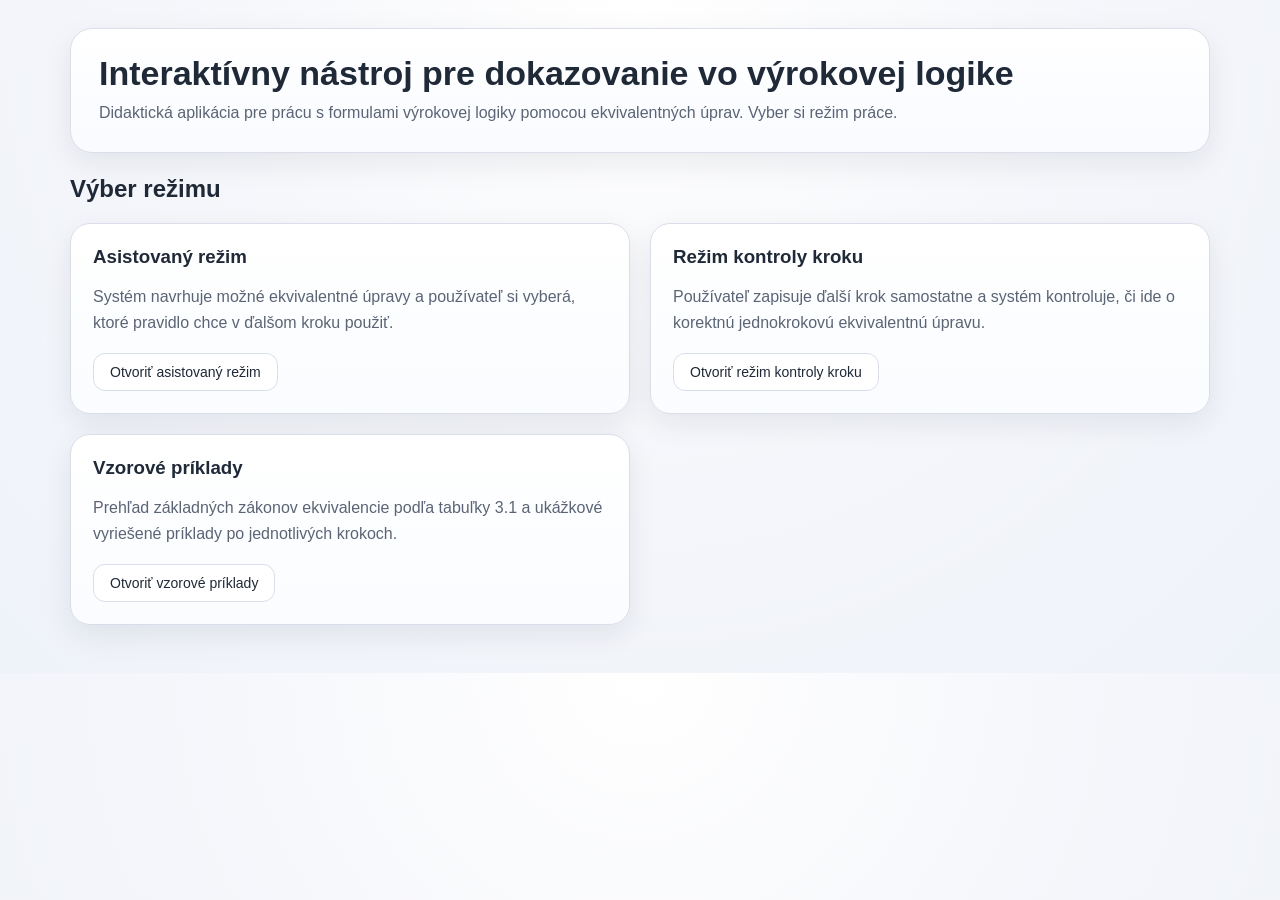
<file: frontend/index.html>
<!DOCTYPE html>
<html lang="sk">
<head>
    <meta charset="UTF-8"/>
    <meta name="viewport" content="width=device-width, initial-scale=1.0"/>
    <title>Interaktívny nástroj pre dokazovanie vo výrokovej logike</title>
    <link rel="stylesheet" href="style.css">
</head>
<body>

<div class="page-shell">
    <div class="hero-card">
        <h1>Interaktívny nástroj pre dokazovanie vo výrokovej logike</h1>
        <p>
            Didaktická aplikácia pre prácu s formulami výrokovej logiky pomocou ekvivalentných úprav.
            Vyber si režim práce.
        </p>
    </div>

    <h2>Výber režimu</h2>

    <div class="mode-grid">
        <div class="mode-card">
            <h3>Asistovaný režim</h3>
            <p>
                Systém navrhuje možné ekvivalentné úpravy a používateľ si vyberá,
                ktoré pravidlo chce v ďalšom kroku použiť.
            </p>
            <a class="nav-button" href="guided.html">Otvoriť asistovaný režim</a>
        </div>

        <div class="mode-card">
            <h3>Režim kontroly kroku</h3>
            <p>
                Používateľ zapisuje ďalší krok samostatne a systém kontroluje,
                či ide o korektnú jednokrokovú ekvivalentnú úpravu.
            </p>
            <a class="nav-button" href="manual.html">Otvoriť režim kontroly kroku</a>
        </div>

        <div class="mode-card">
            <h3>Vzorové príklady</h3>
            <p>
                Prehľad základných zákonov ekvivalencie podľa tabuľky 3.1 a ukážkové vyriešené príklady
                po jednotlivých krokoch.
            </p>
            <a class="nav-button" href="examples.html">Otvoriť vzorové príklady</a>
        </div>
    </div>
</div>

</body>
</html>
</file>
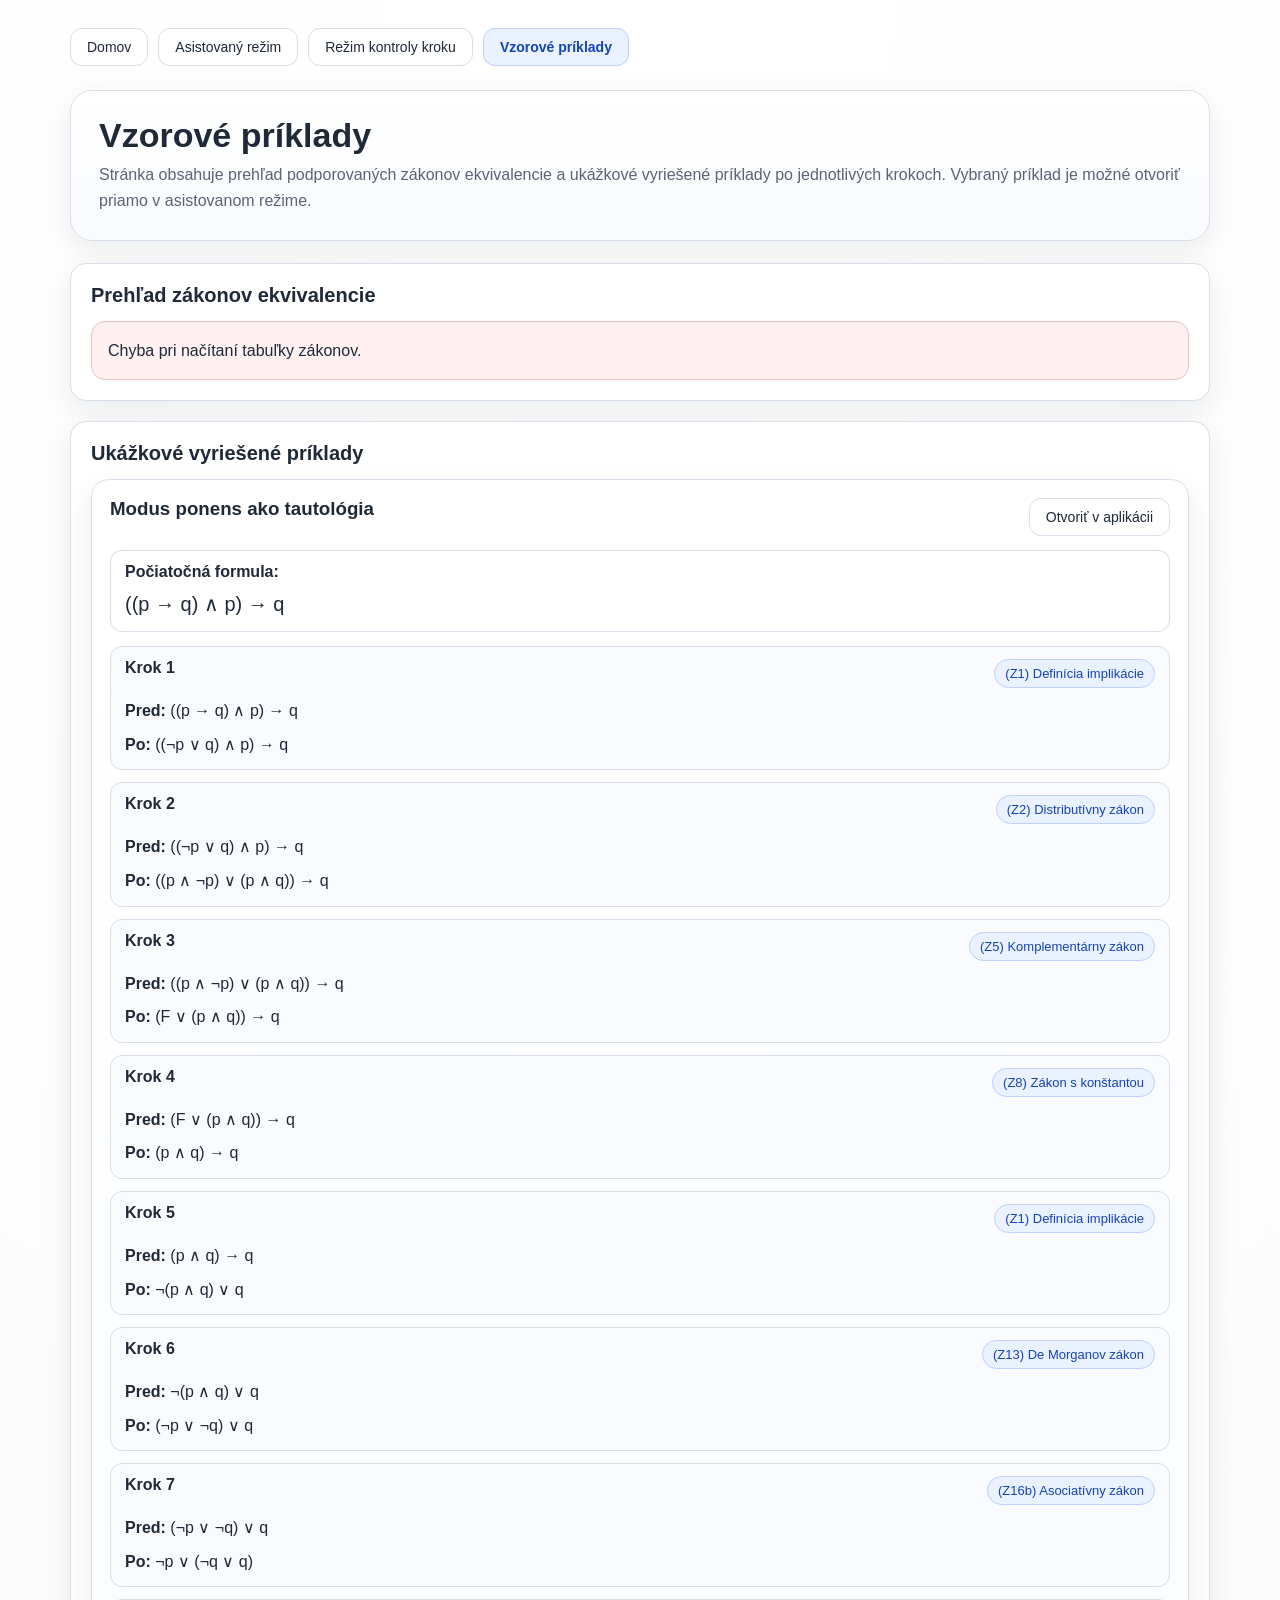
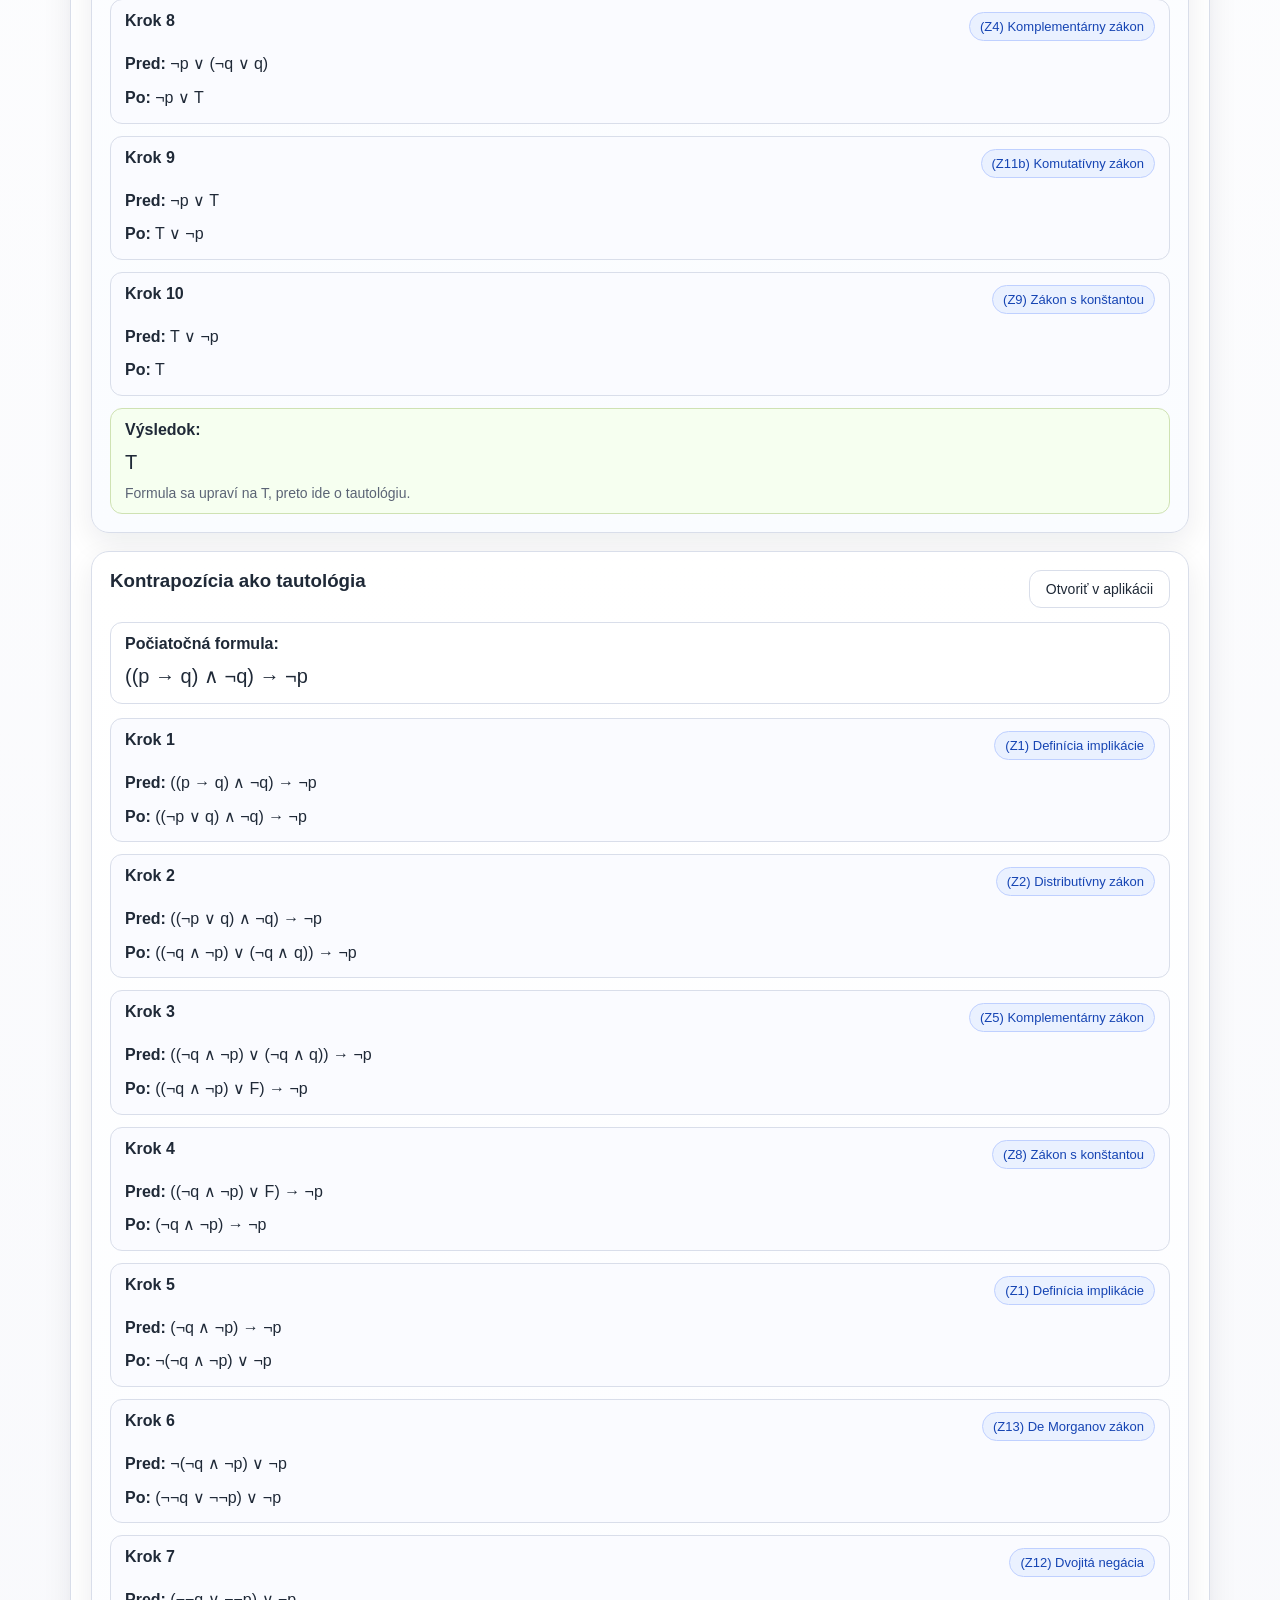
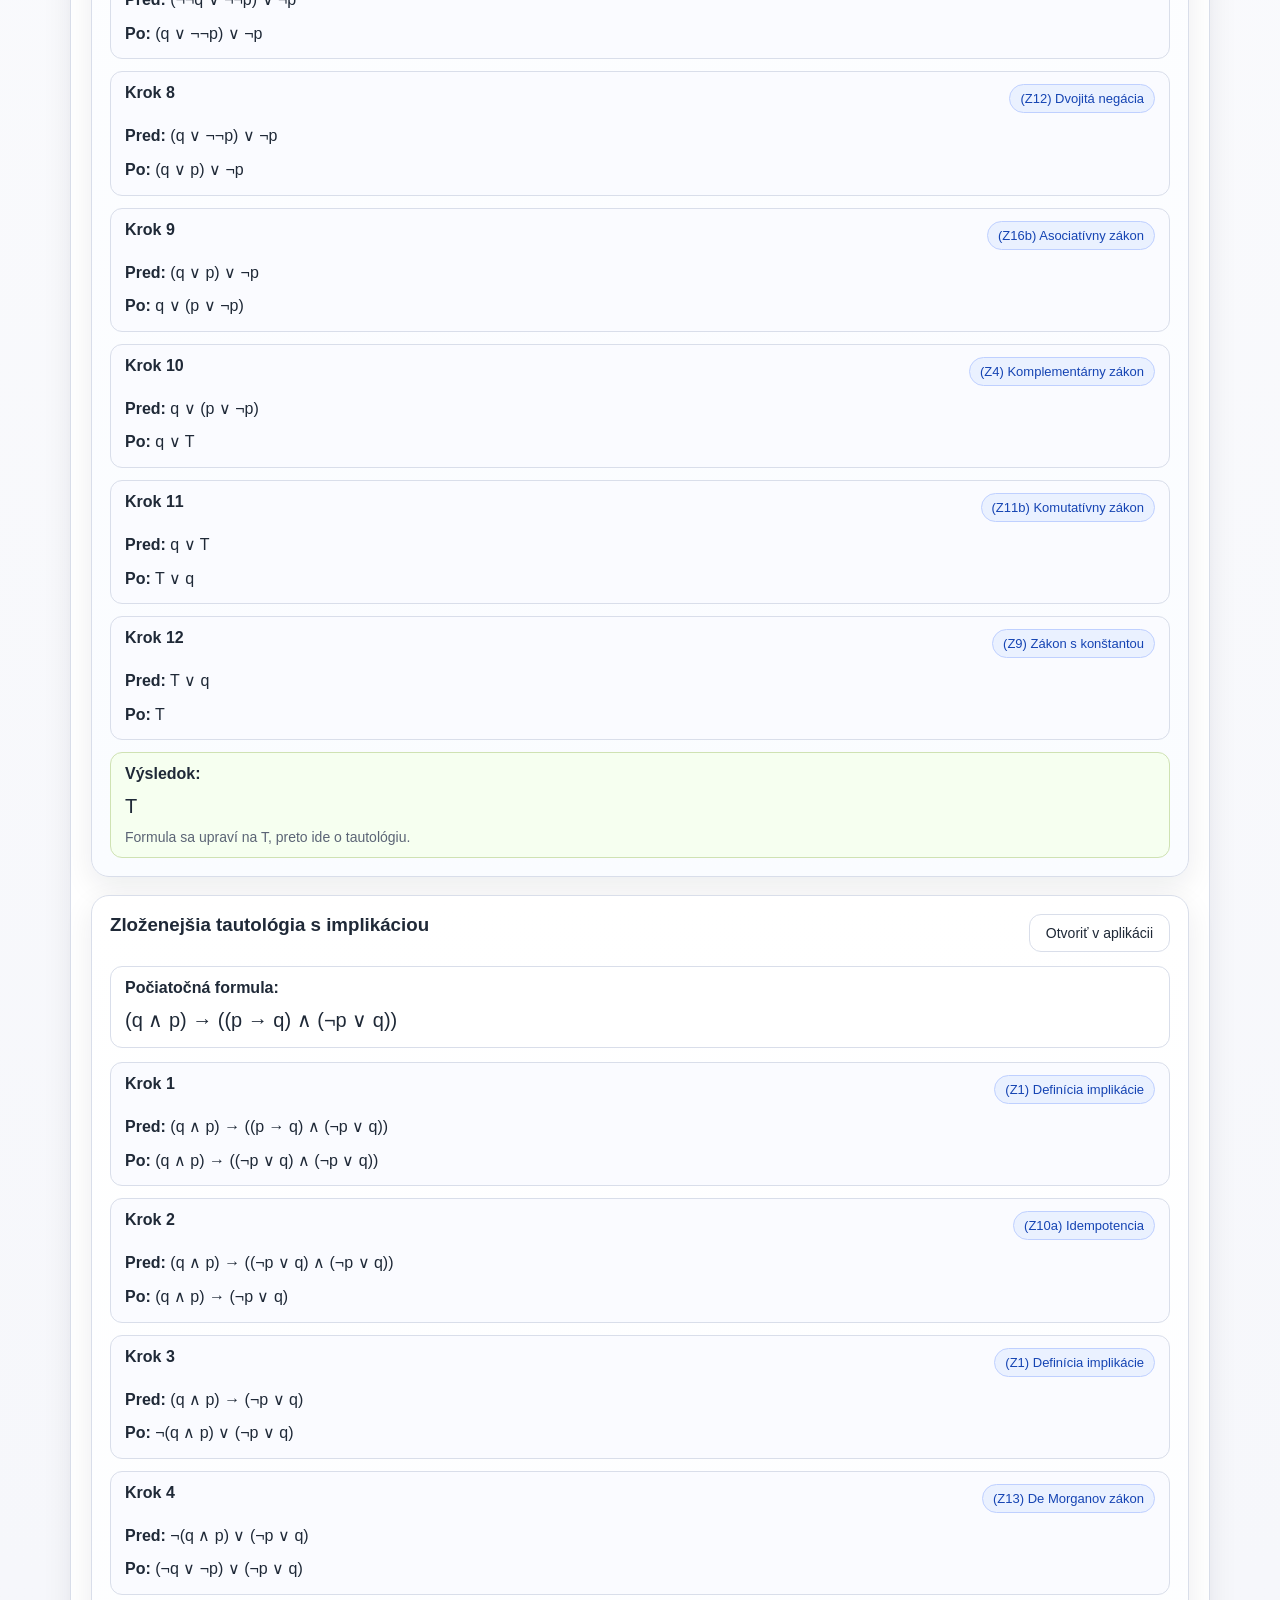
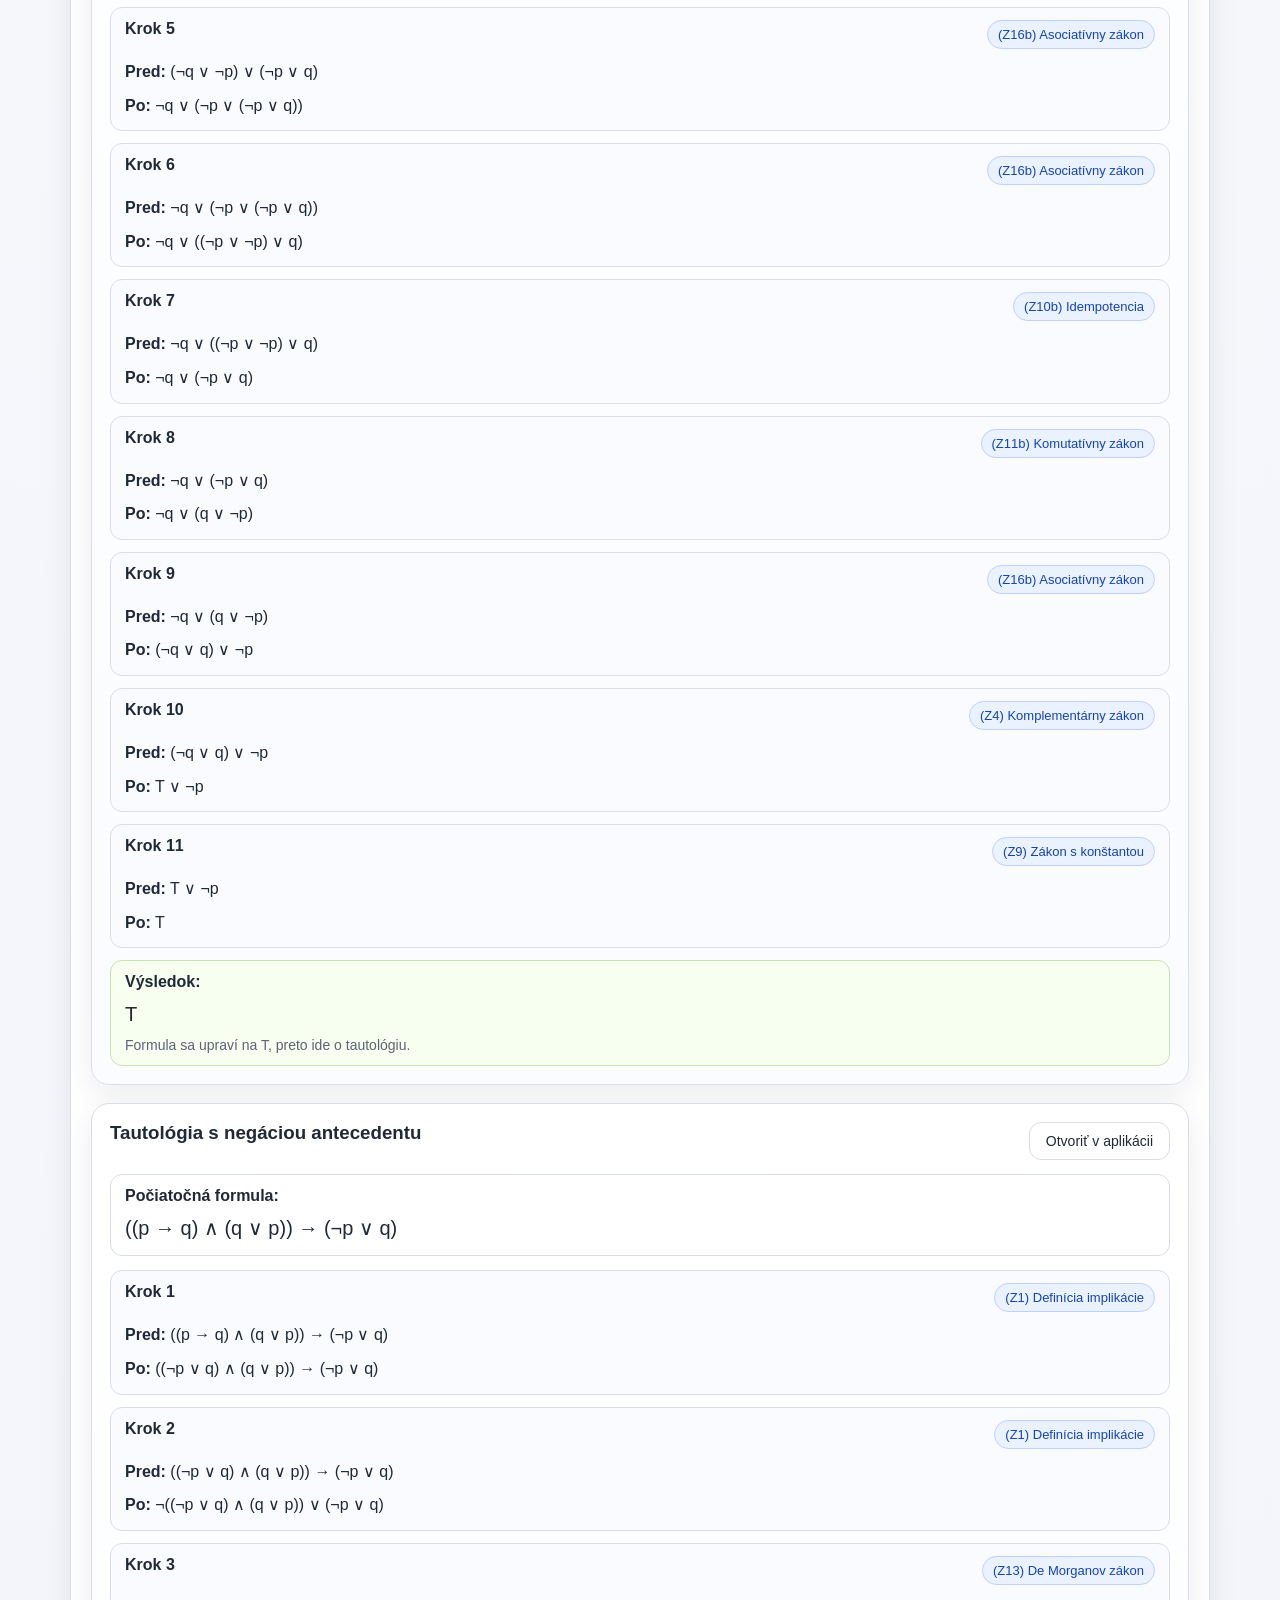
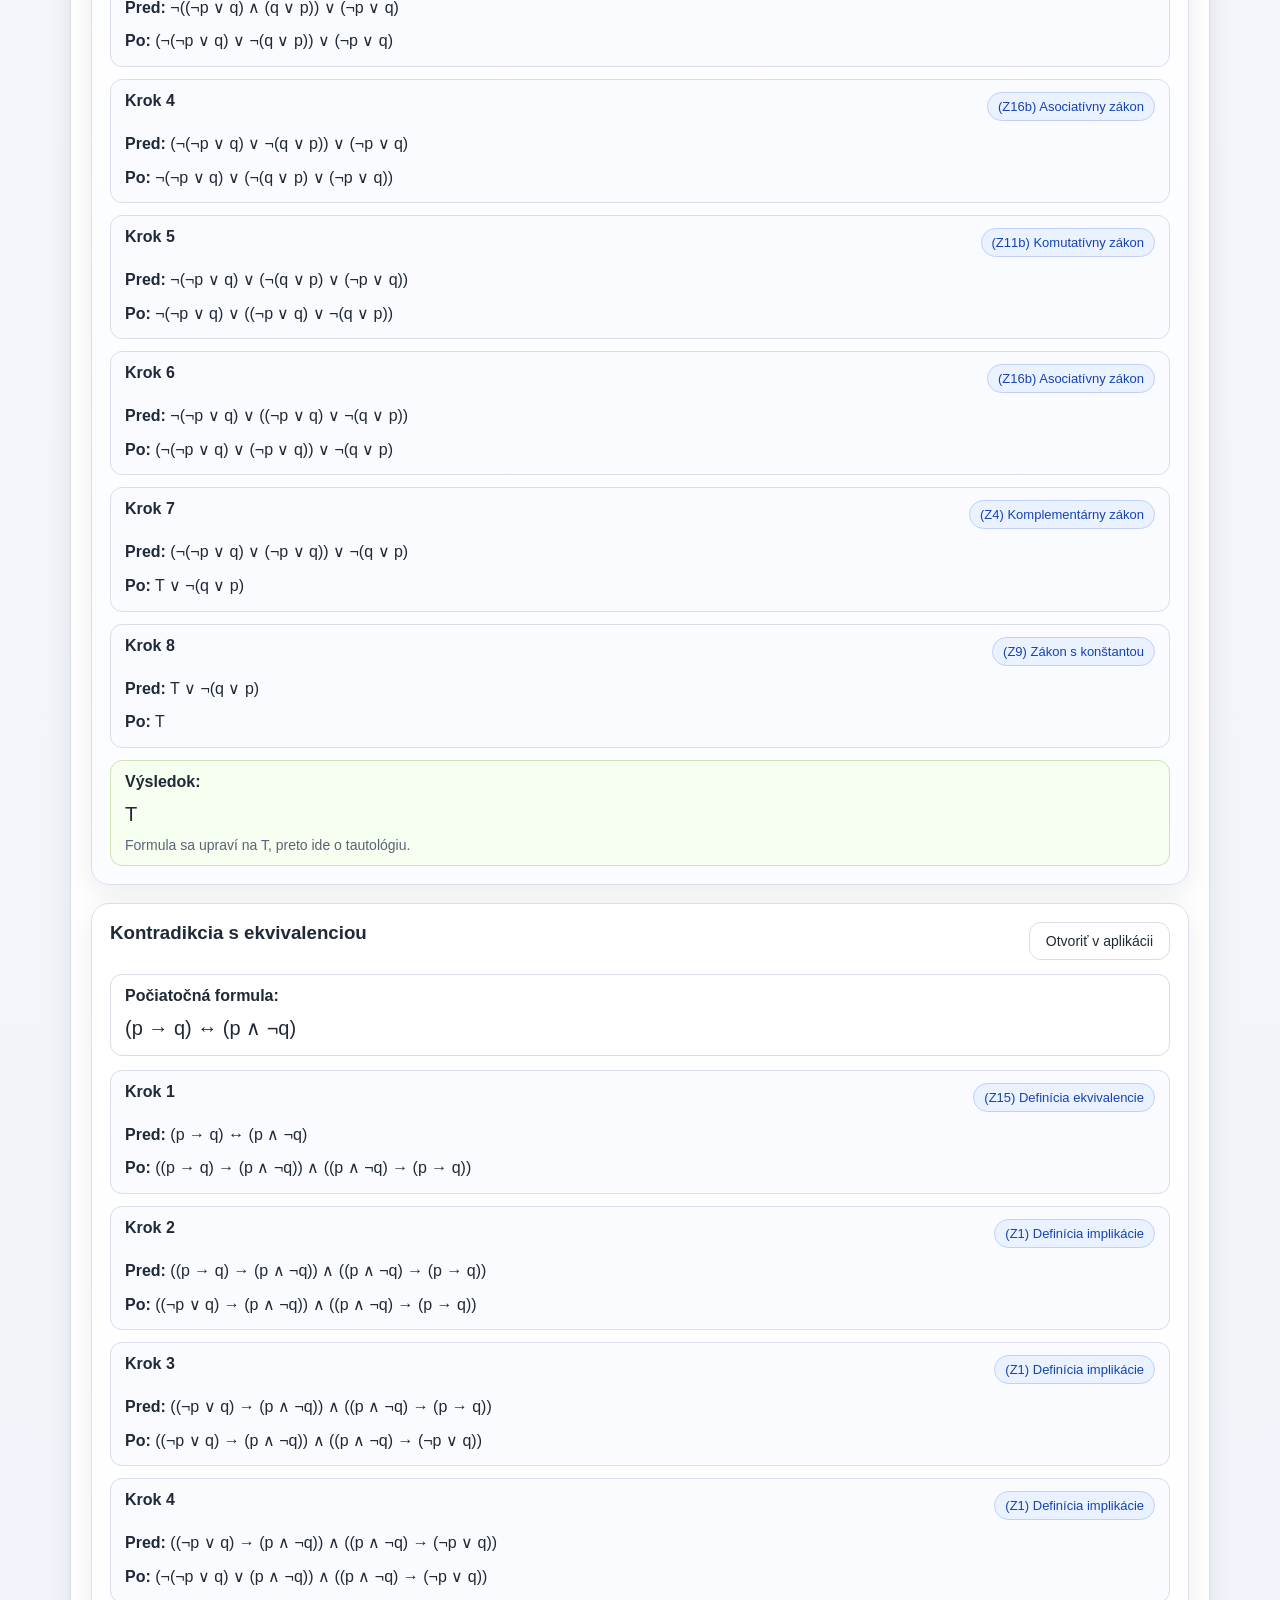
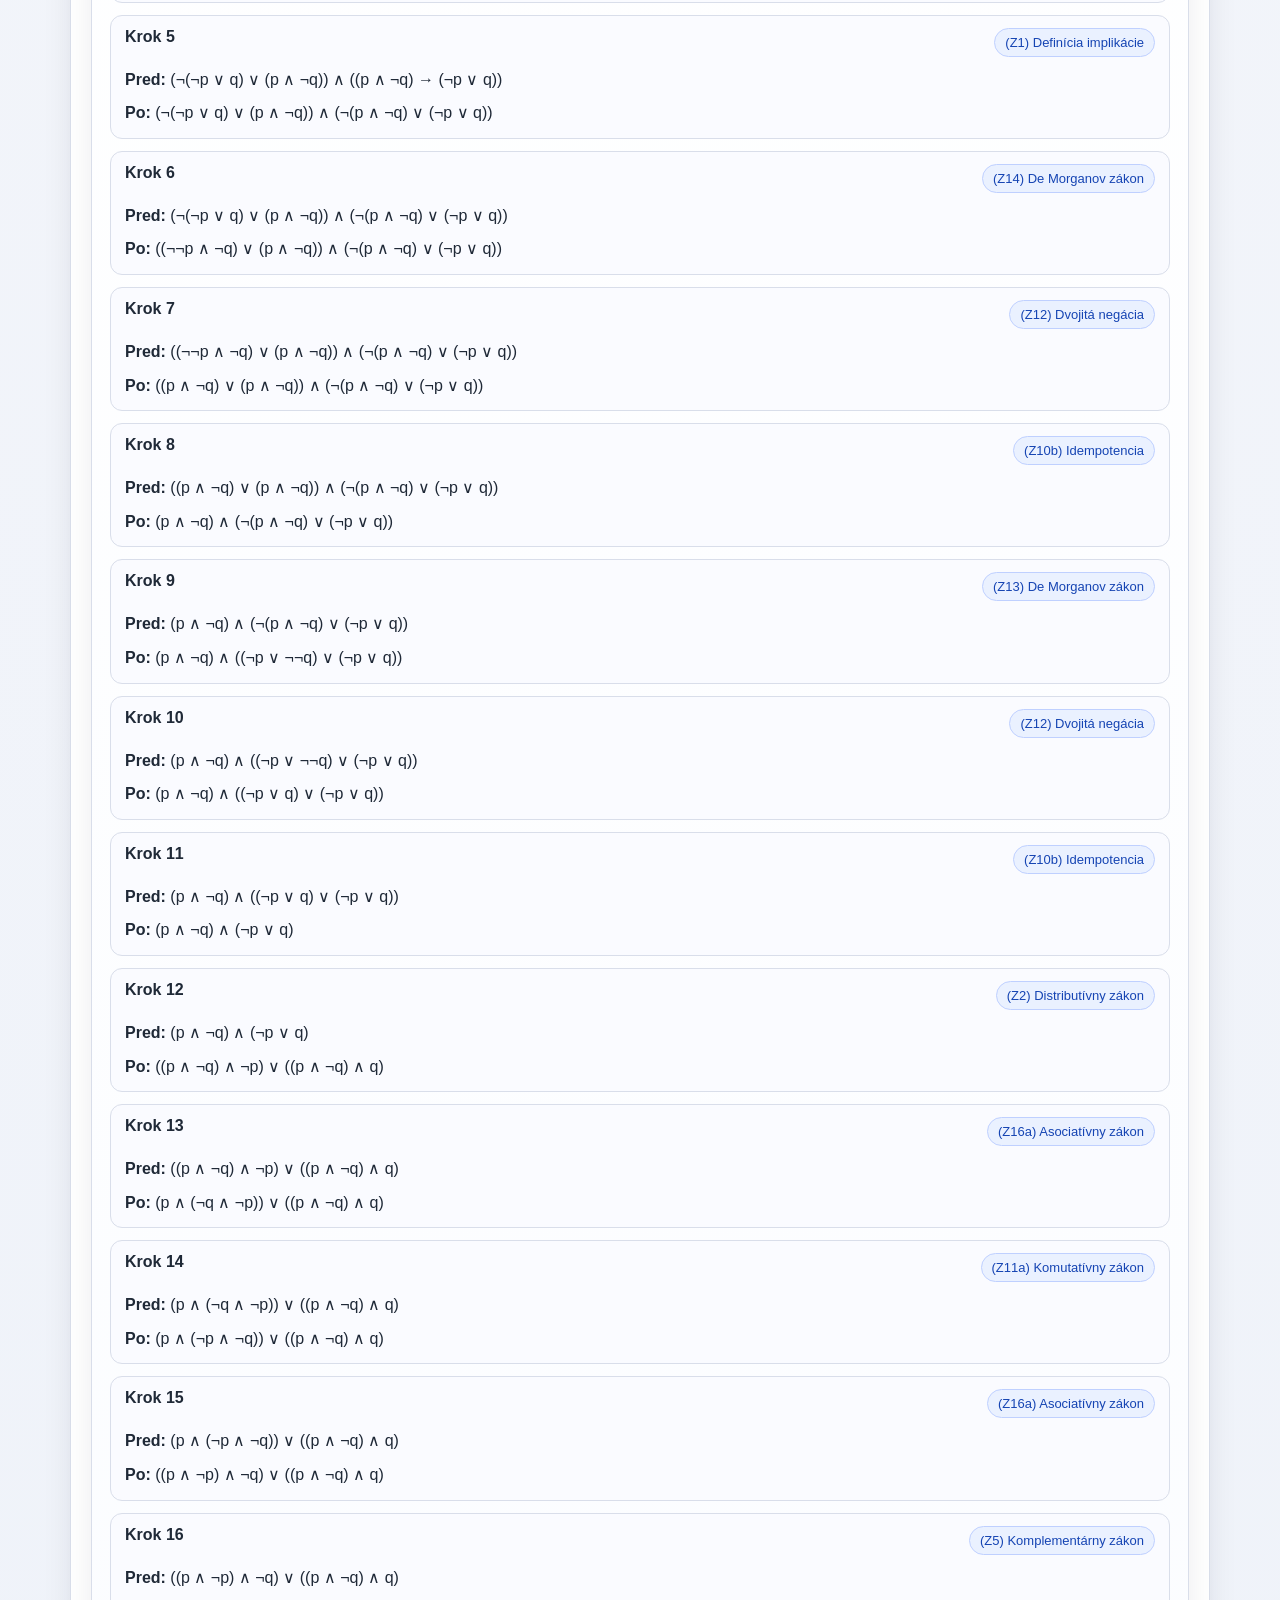
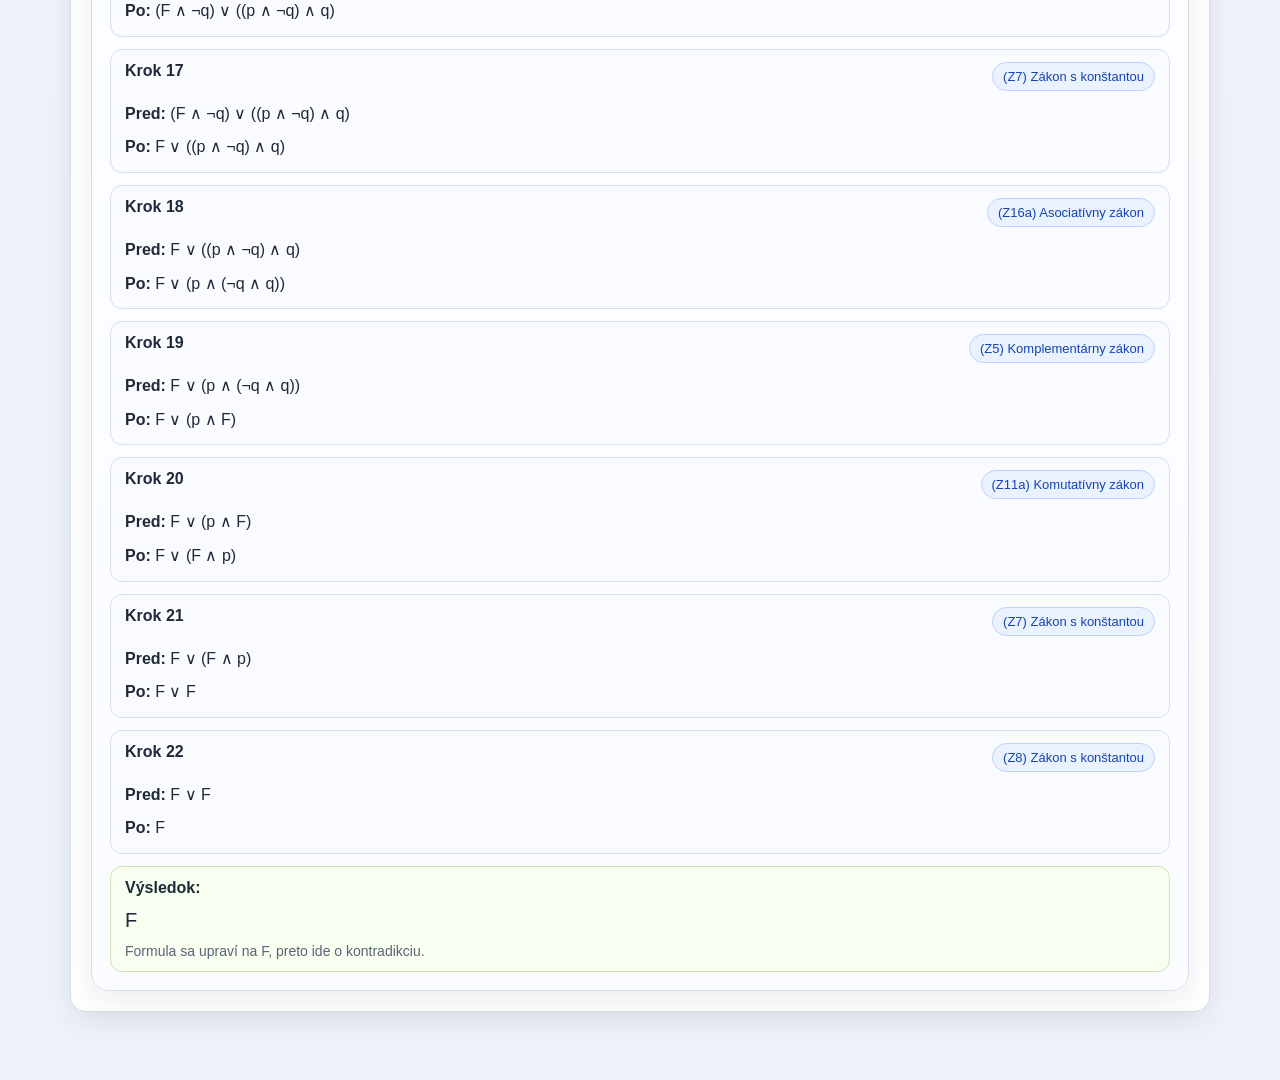
<file: frontend/examples.html>
<!DOCTYPE html>
<html lang="sk">
<head>
    <meta charset="UTF-8"/>
    <meta name="viewport" content="width=device-width, initial-scale=1.0"/>
    <title>Vzorové príklady</title>
    <link rel="stylesheet" href="style.css">
</head>
<body>

<div class="page-shell">
    <div class="top-nav">
        <a class="nav-link" href="index.html">Domov</a>
        <a class="nav-link" href="guided.html">Asistovaný režim</a>
        <a class="nav-link" href="manual.html">Režim kontroly kroku</a>
        <a class="nav-link active" href="examples.html">Vzorové príklady</a>
    </div>

    <div class="hero-card">
        <h1>Vzorové príklady</h1>
        <p>
            Stránka obsahuje prehľad podporovaných zákonov ekvivalencie a ukážkové vyriešené príklady
            po jednotlivých krokoch. Vybraný príklad je možné otvoriť priamo v asistovanom režime.
        </p>
    </div>

    <div class="section-card">
        <h2 class="section-title">Prehľad zákonov ekvivalencie</h2>
        <div class="table-scroll">
            <div id="rulesTableContainer"></div>
        </div>
    </div>

    <div class="section-card">
        <h2 class="section-title">Ukážkové vyriešené príklady</h2>
        <div id="examplesContainer" class="examples-grid"></div>
    </div>
</div>

<script src="examples.js"></script>
</body>
</html>
</file>
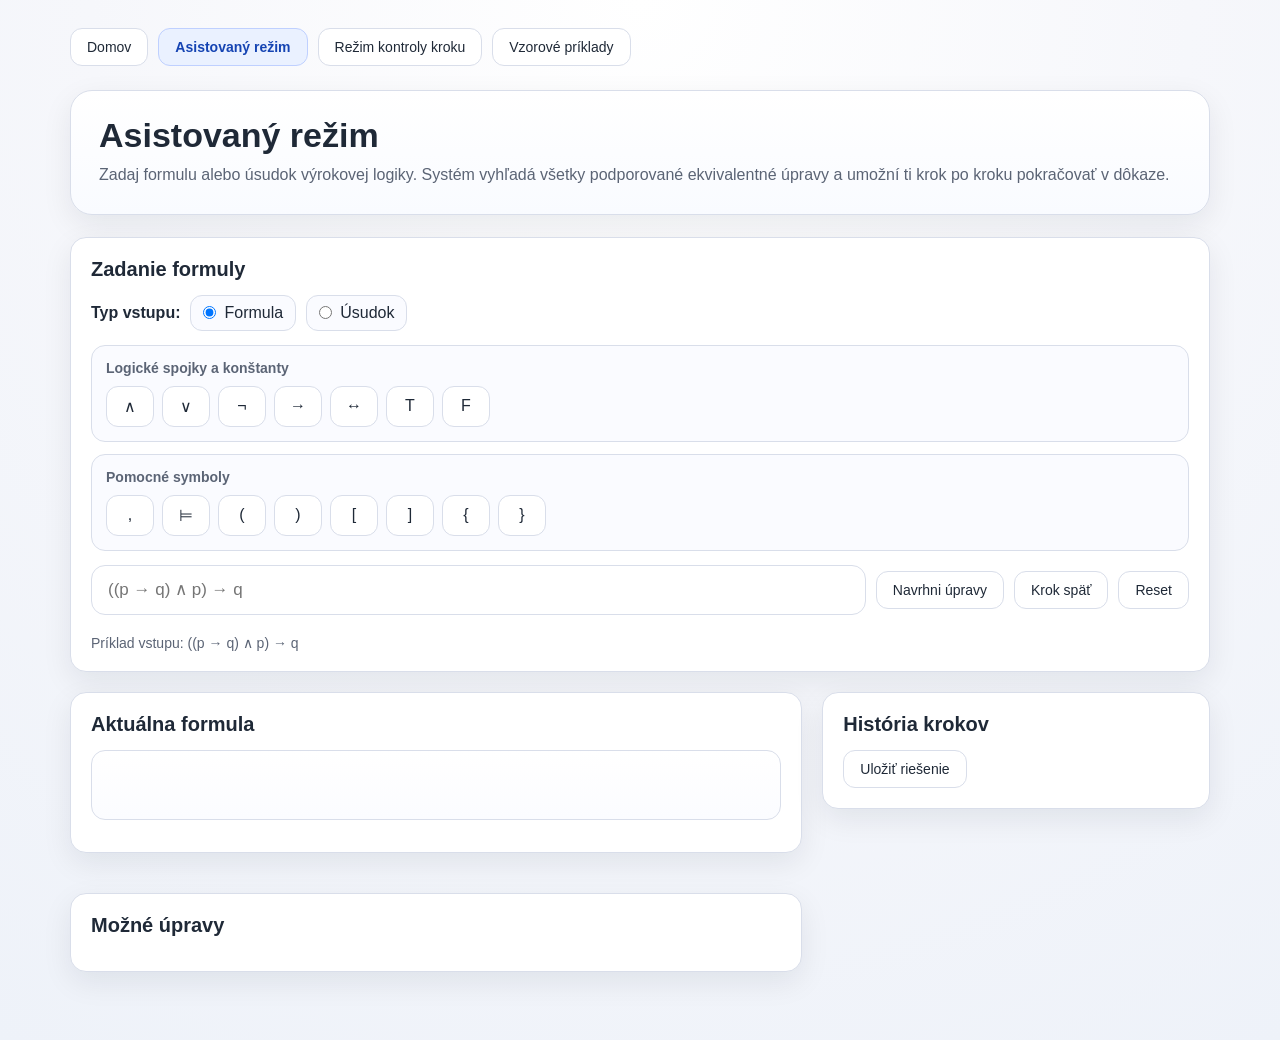
<file: frontend/guided.html>
<!DOCTYPE html>
<html lang="sk">
<head>
    <meta charset="UTF-8"/>
    <meta name="viewport" content="width=device-width, initial-scale=1.0"/>
    <title>Asistovaný režim</title>
    <link rel="stylesheet" href="style.css">
</head>

<body>

<div class="page-shell">
    <div class="top-nav">
        <a class="nav-link" href="index.html">Domov</a>
        <a class="nav-link active" href="guided.html">Asistovaný režim</a>
        <a class="nav-link" href="manual.html">Režim kontroly kroku</a>
        <a class="nav-link" href="examples.html">Vzorové príklady</a>
    </div>

    <div class="hero-card">
        <h1>Asistovaný režim</h1>
        <p>
            Zadaj formulu alebo úsudok výrokovej logiky. Systém vyhľadá všetky podporované ekvivalentné úpravy
            a umožní ti krok po kroku pokračovať v dôkaze.
        </p>
    </div>

    <div class="section-card">
        <h2 class="section-title">Zadanie formuly</h2>

        <div class="input-mode-switch">
            <span class="input-mode-label">Typ vstupu:</span>

            <label class="input-mode-option">
                <input type="radio" name="inputMode" value="formula" checked onchange="updateInputModeUI()">
                Formula
            </label>

            <label class="input-mode-option">
                <input type="radio" name="inputMode" value="argument" onchange="updateInputModeUI()">
                Úsudok
            </label>
        </div>

        <div class="toolbar-grid">
            <div class="toolbar-group">
                <span class="toolbar-group-title">Logické spojky a konštanty</span>
                <div class="toolbar-buttons">
                    <button onclick="insert('∧')">∧</button>
                    <button onclick="insert('∨')">∨</button>
                    <button onclick="insert('¬')">¬</button>
                    <button onclick="insert('→')">→</button>
                    <button onclick="insert('↔')">↔</button>
                    <button onclick="insert('T')">T</button>
                    <button onclick="insert('F')">F</button>
                </div>
            </div>

            <div class="toolbar-group">
                <span class="toolbar-group-title">Pomocné symboly</span>
                <div class="toolbar-buttons">
                    <button onclick="insert(', ')">,</button>
                    <button onclick="insert('⊨')">⊨</button>
                    <button onclick="insert('(')">(</button>
                    <button onclick="insert(')')">)</button>
                    <button onclick="insert('[')">[</button>
                    <button onclick="insert(']')">]</button>
                    <button onclick="insert('{')">{</button>
                    <button onclick="insert('}')">}</button>
                </div>
            </div>

        </div>

        <div class="input-stack" style="margin-top: 14px;">
            <div class="input-row">
                <input id="formula" placeholder="((p → q) ∧ p) → q">
                <button onclick="startSuggest()">Navrhni úpravy</button>
                <button onclick="undoStep()">Krok späť</button>
                <button onclick="resetHistory()">Reset</button>
            </div>
            <div class="helper-text" id="inputHelper">
                Príklad vstupu: ((p → q) ∧ p) → q
            </div>
        </div>
    </div>

    <div class="main-grid">
        <div class="stack">
            <div class="section-card">
                <h2 class="section-title">Aktuálna formula</h2>
                <div id="current" class="formula-display"></div>
                <div id="conversionInfo"></div>
                <div id="solutionStatus"></div>
                <div id="loopWarning"></div>
            </div>

            <div class="section-card">
                <h2 class="section-title">Možné úpravy</h2>
                <div id="suggestions"></div>
            </div>
        </div>

        <div class="section-card">
            <h2 class="section-title">História krokov</h2>
            <div id="history"></div>

            <div class="history-actions">
                <button onclick="saveSolutionToFile()">Uložiť riešenie</button>
            </div>
        </div>
    </div>
</div>

<div id="stepDetailModal" class="modal hidden">
    <div class="modal-content">
        <h3>Detail kroku</h3>

        <div id="stepDetailBody"></div>

        <div class="modal-actions">
            <button id="returnToStepBtn">Vrátiť sa na tento krok</button>
            <button onclick="closeStepDetail()">Zavrieť</button>
        </div>
    </div>
</div>

<script src="guided.js"></script>
</body>
</html>
</file>
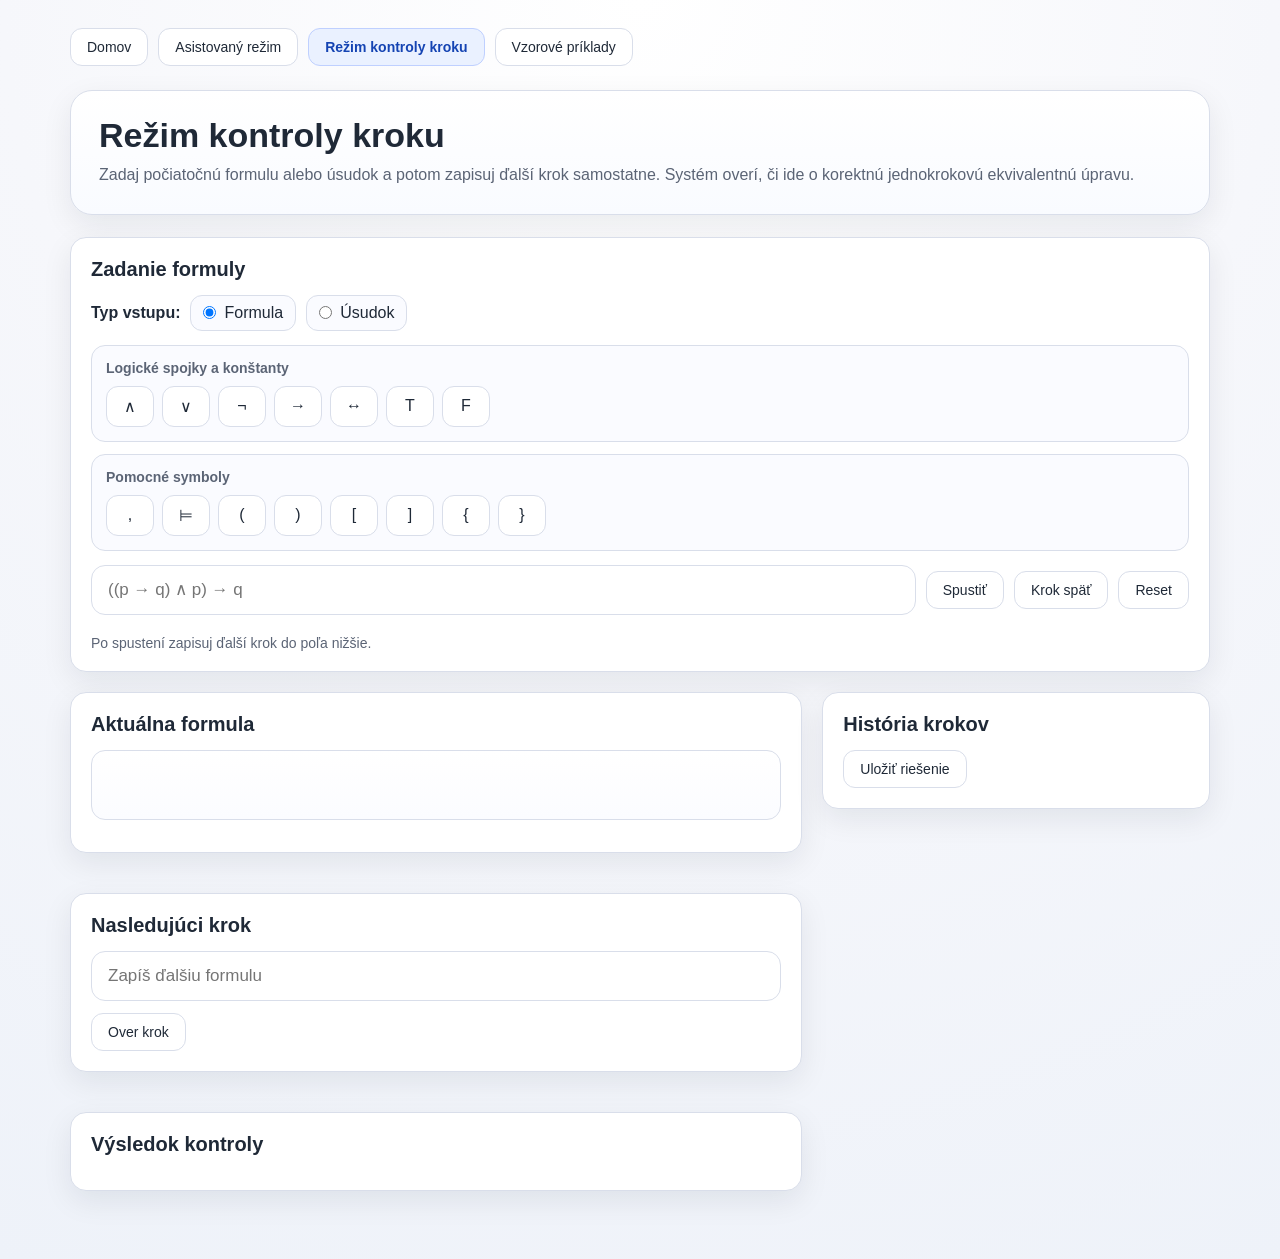
<file: frontend/manual.html>
<!DOCTYPE html>
<html lang="sk">
<head>
    <meta charset="UTF-8"/>
    <meta name="viewport" content="width=device-width, initial-scale=1.0"/>
    <title>Režim kontroly kroku</title>
    <link rel="stylesheet" href="style.css">
</head>

<body>

<div class="page-shell">
    <div class="top-nav">
        <a class="nav-link" href="index.html">Domov</a>
        <a class="nav-link" href="guided.html">Asistovaný režim</a>
        <a class="nav-link active" href="manual.html">Režim kontroly kroku</a>
        <a class="nav-link" href="examples.html">Vzorové príklady</a>
    </div>

    <div class="hero-card">
        <h1>Režim kontroly kroku</h1>
        <p>
            Zadaj počiatočnú formulu alebo úsudok a potom zapisuj ďalší krok samostatne.
            Systém overí, či ide o korektnú jednokrokovú ekvivalentnú úpravu.
        </p>
    </div>

    <div class="section-card">
        <h2 class="section-title">Zadanie formuly</h2>

        <div class="input-mode-switch">
            <span class="input-mode-label">Typ vstupu:</span>

            <label class="input-mode-option">
                <input type="radio" name="inputMode" value="formula" checked onchange="updateInputModeUI()">
                Formula
            </label>

            <label class="input-mode-option">
                <input type="radio" name="inputMode" value="argument" onchange="updateInputModeUI()">
                Úsudok
            </label>
        </div>

        <div class="toolbar-grid">
            <div class="toolbar-group">
                <span class="toolbar-group-title">Logické spojky a konštanty</span>
                <div class="toolbar-buttons">
                    <button onclick="insert('∧')">∧</button>
                    <button onclick="insert('∨')">∨</button>
                    <button onclick="insert('¬')">¬</button>
                    <button onclick="insert('→')">→</button>
                    <button onclick="insert('↔')">↔</button>
                    <button onclick="insert('T')">T</button>
                    <button onclick="insert('F')">F</button>
                </div>
            </div>

            <div class="toolbar-group">
                <span class="toolbar-group-title">Pomocné symboly</span>
                <div class="toolbar-buttons">
                    <button onclick="insert(', ')">,</button>
                    <button onclick="insert('⊨')">⊨</button>
                    <button onclick="insert('(')">(</button>
                    <button onclick="insert(')')">)</button>
                    <button onclick="insert('[')">[</button>
                    <button onclick="insert(']')">]</button>
                    <button onclick="insert('{')">{</button>
                    <button onclick="insert('}')">}</button>
                </div>
            </div>

        </div>

        <div class="input-stack" style="margin-top: 14px;">
            <div class="input-row">
                <input id="formula" placeholder="((p → q) ∧ p) → q" onfocus="setActiveInput('formula')">
                <button onclick="startManual()">Spustiť</button>
                <button onclick="undoStep()">Krok späť</button>
                <button onclick="resetManual()">Reset</button>
            </div>
            <div class="helper-text" id="inputHelper">
                Po spustení zapisuj ďalší krok do poľa nižšie.
            </div>
        </div>
    </div>

    <div class="main-grid">
        <div class="stack">
            <div class="section-card">
                <h2 class="section-title">Aktuálna formula</h2>
                <div id="current" class="formula-display"></div>
                <div id="conversionInfo"></div>
                <div id="solutionStatus"></div>
            </div>

            <div class="section-card">
                <h2 class="section-title">Nasledujúci krok</h2>
                <div class="input-stack">
                    <input id="nextFormula" placeholder="Zapíš ďalšiu formulu" onfocus="setActiveInput('nextFormula')">
                    <div>
                        <button onclick="checkManualStep()">Over krok</button>
                    </div>
                </div>
            </div>

            <div class="section-card">
                <h2 class="section-title">Výsledok kontroly</h2>
                <div id="feedback"></div>
            </div>
        </div>

        <div class="section-card">
            <h2 class="section-title">História krokov</h2>
            <div id="history"></div>

            <div class="history-actions">
                <button onclick="saveSolutionToFile()">Uložiť riešenie</button>
            </div>
        </div>
    </div>
</div>

<div id="stepDetailModal" class="modal hidden">
    <div class="modal-content">
        <h3>Detail kroku</h3>
        <div id="stepDetailBody"></div>

        <div class="modal-actions">
            <button id="returnToStepBtn">Vrátiť sa na tento krok</button>
            <button onclick="closeStepDetail()">Zavrieť</button>
        </div>
    </div>
</div>

<script src="manual.js"></script>
</body>
</html>
</file>
<file: frontend/style.css>
:root {
    --bg: #f6f7fb;
    --surface: #ffffff;
    --surface-soft: #fafbff;
    --border: #d9deea;
    --border-strong: #bfc8dc;
    --text: #1f2937;
    --text-soft: #5b6475;
    --accent: #2563eb;
    --accent-soft: #eaf1ff;
    --success: #1f7a3d;
    --success-bg: #eefaf2;
    --error: #b42318;
    --error-bg: #fff1f1;
    --shadow: 0 10px 30px rgba(15, 23, 42, 0.08);
    --radius: 16px;
}

* {
    box-sizing: border-box;
}

body {
    margin: 0;
    font-family: Arial, sans-serif;
    color: var(--text);
    background: radial-gradient(circle at top, #ffffff 0%, #f6f7fb 45%, #eef2f9 100%);
}

.page-shell {
    max-width: 1180px;
    margin: 0 auto;
    padding: 28px 20px 48px;
}

.top-nav {
    display: flex;
    flex-wrap: wrap;
    gap: 10px;
    margin-bottom: 24px;
}

.nav-link,
.nav-button,
button {
    appearance: none;
    border: 1px solid var(--border);
    background: var(--surface);
    color: var(--text);
    text-decoration: none;
    border-radius: 12px;
    padding: 10px 16px;
    font-size: 14px;
    cursor: pointer;
    transition: 0.18s ease;
    display: inline-flex;
    align-items: center;
    justify-content: center;
}

button:hover,
.nav-link:hover,
.nav-button:hover {
    background: #f3f6fc;
    border-color: var(--border-strong);
}

.nav-link.active {
    background: var(--accent-soft);
    border-color: #bfd0ff;
    color: #1544b3;
    font-weight: bold;
}

.hero-card {
    background: linear-gradient(180deg, #ffffff 0%, #f9fbff 100%);
    border: 1px solid var(--border);
    border-radius: 22px;
    box-shadow: var(--shadow);
    padding: 26px 28px;
    margin-bottom: 22px;
}

.hero-card h1 {
    margin: 0 0 8px;
    font-size: 34px;
    line-height: 1.1;
}

.hero-card p {
    margin: 0;
    color: var(--text-soft);
    font-size: 16px;
    line-height: 1.6;
}

.section-card {
    background: var(--surface);
    border: 1px solid var(--border);
    border-radius: var(--radius);
    box-shadow: var(--shadow);
    padding: 20px;
    margin-bottom: 20px;
}

.section-title {
    margin: 0 0 14px;
    font-size: 20px;
}

.section-subtitle {
    margin: 0 0 10px;
    font-size: 15px;
    color: var(--text-soft);
}

.toolbar-grid {
    display: grid;
    gap: 12px;
}

.toolbar-group {
    background: var(--surface-soft);
    border: 1px solid var(--border);
    border-radius: 14px;
    padding: 14px;
}

.toolbar-group-title {
    display: block;
    margin-bottom: 10px;
    font-size: 14px;
    color: var(--text-soft);
    font-weight: bold;
}

.toolbar-buttons {
    display: flex;
    flex-wrap: wrap;
    gap: 8px;
}

.toolbar-buttons button {
    min-width: 48px;
    font-size: 16px;
    padding: 10px 14px;
}

.input-stack {
    display: flex;
    flex-direction: column;
    gap: 12px;
}

.input-row {
    display: flex;
    flex-wrap: wrap;
    gap: 10px;
    align-items: center;
}

input {
    width: 100%;
    min-width: 260px;
    border: 1px solid var(--border);
    border-radius: 14px;
    padding: 14px 16px;
    font-size: 17px;
    background: #fff;
    color: var(--text);
    transition: 0.18s ease;
}

input:focus {
    outline: none;
    border-color: #97b4ff;
    box-shadow: 0 0 0 4px rgba(37, 99, 235, 0.10);
}

.input-row input {
    flex: 1 1 420px;
}

.main-grid {
    display: grid;
    grid-template-columns: minmax(0, 1.7fr) minmax(280px, 0.9fr);
    gap: 20px;
    align-items: start;
}

.stack {
    display: flex;
    flex-direction: column;
    gap: 20px;
}

.formula-display {
    background: linear-gradient(180deg, #ffffff 0%, #fbfcff 100%);
    border: 1px solid var(--border);
    border-radius: 14px;
    min-height: 70px;
    padding: 18px;
    font-size: 24px;
    line-height: 1.5;
    word-break: break-word;
    box-shadow: inset 0 1px 0 rgba(255, 255, 255, 0.65);
}

.rule {
    border: 1px solid var(--border);
    background: linear-gradient(180deg, #ffffff 0%, #fafcff 100%);
    border-radius: 14px;
    padding: 16px;
    margin: 12px 0 0;
    transition: 0.18s ease;
}

.rule:hover {
    border-color: var(--border-strong);
    box-shadow: 0 8px 18px rgba(15, 23, 42, 0.05);
}

.rule b {
    display: block;
    font-size: 16px;
    margin-bottom: 6px;
}

.rule-form-line {
    margin-top: 4px;
    font-size: 14px;
    color: var(--text-soft);
}

.rule-example-line {
    margin-top: 10px;
    padding-top: 10px;
    border-top: 1px dashed var(--border);
    font-size: 15px;
    line-height: 1.5;
}

.history-item {
    border: 1px solid var(--border);
    border-left: 4px solid #9bb7ff;
    border-radius: 12px;
    padding: 12px 14px;
    margin: 10px 0 0;
    background: linear-gradient(180deg, #ffffff 0%, #f9fbff 100%);
    cursor: pointer;
    transition: 0.18s ease;
}

.history-item:hover {
    background: #f5f8ff;
    border-color: var(--border-strong);
}

.history-item.active {
    background: var(--accent-soft);
    border-left-color: var(--accent);
    border-color: #c9d7ff;
}

.history-rule {
    margin-top: 6px;
    margin-bottom: 8px;
    font-size: 14px;
    color: var(--text-soft);
}

.history-formula {
    font-size: 16px;
    line-height: 1.5;
    word-break: break-word;
}

.feedback {
    border: 1px solid var(--border);
    padding: 16px;
    margin: 0;
    border-radius: 14px;
    line-height: 1.6;
}

.feedback.success {
    background: var(--success-bg);
    border-color: #b7e0c4;
}

.feedback.error {
    background: var(--error-bg);
    border-color: #efc0c0;
}

.matched-rule {
    margin-top: 10px;
    padding: 12px;
    background: #ffffff;
    border: 1px solid var(--border);
    border-radius: 12px;
}

.subexpr-highlight {
    background: #fff1a8;
    border-radius: 6px;
    padding: 1px 3px;
}

.modal {
    position: fixed;
    inset: 0;
    background: rgba(15, 23, 42, 0.38);
    display: flex;
    align-items: center;
    justify-content: center;
    padding: 20px;
    z-index: 1000;
}

.modal.hidden {
    display: none;
}

.modal-content {
    background: white;
    border-radius: 18px;
    padding: 22px;
    max-width: 760px;
    width: 100%;
    border: 1px solid var(--border);
    box-shadow: 0 20px 50px rgba(15, 23, 42, 0.20);
}

.modal-content h3 {
    margin-top: 0;
    margin-bottom: 14px;
}

.modal-content p {
    margin: 12px 0;
    line-height: 1.6;
    word-break: break-word;
}

.modal-actions {
    margin-top: 20px;
    display: flex;
    flex-wrap: wrap;
    gap: 10px;
}

.mode-grid {
    display: grid;
    grid-template-columns: repeat(2, minmax(280px, 1fr));
    gap: 20px;
    margin-top: 20px;
}

.mode-card {
    border: 1px solid var(--border);
    border-radius: 20px;
    padding: 22px;
    background: linear-gradient(180deg, #ffffff 0%, #fafcff 100%);
    box-shadow: var(--shadow);
}

.mode-card h3 {
    margin-top: 0;
    margin-bottom: 10px;
}

.mode-card p {
    color: var(--text-soft);
    line-height: 1.6;
    margin-bottom: 18px;
}

.helper-text {
    color: var(--text-soft);
    font-size: 14px;
    margin-top: 8px;
}

@media (max-width: 900px) {
    .main-grid {
        grid-template-columns: 1fr;
    }

    .mode-grid {
        grid-template-columns: 1fr;
    }

    .hero-card h1 {
        font-size: 28px;
    }

    .formula-display {
        font-size: 21px;
    }
}

#solutionStatus {
    margin-top: 12px;
}

.completion-hint {
    margin-top: 12px;
    padding: 10px 12px;
    border: 1px solid #cfe2b3;
    background: #f6fff0;
    color: #2f5d1d;
    border-radius: 10px;
    line-height: 1.5;
}

.completion-hint b {
    display: inline;
    margin-bottom: 0;
}

#loopWarning {
    margin-top: 12px;
}

.loop-warning {
    border: 1px solid #f0c7c7;
    background: #fff5f5;
    color: #8f1d1d;
    border-radius: 12px;
    padding: 14px 16px;
    line-height: 1.6;
}

.loop-hint {
    margin-top: 12px;
    padding: 10px 12px;
    border: 1px solid #f0d4a6;
    background: #fffaf1;
    color: #7a4b00;
    border-radius: 10px;
    line-height: 1.5;
}

button:disabled {
    opacity: 0.55;
    cursor: not-allowed;
}

.input-mode-switch {
    display: flex;
    flex-wrap: wrap;
    gap: 10px;
    align-items: center;
    margin-bottom: 14px;
}

.input-mode-label {
    font-weight: bold;
    color: var(--text);
}

.input-mode-option {
    display: inline-flex;
    align-items: center;
    gap: 8px;
    padding: 8px 12px;
    border: 1px solid var(--border);
    border-radius: 12px;
    background: var(--surface-soft);
    cursor: pointer;
}

.input-mode-option input {
    width: auto;
    min-width: 0;
    padding: 0;
    margin: 0;
    box-shadow: none;
}

#conversionInfo {
    margin-top: 12px;
}

.conversion-info {
    border: 1px solid #bfd6ff;
    background: #eef4ff;
    color: #1d4ed8;
    border-radius: 12px;
    padding: 14px 16px;
    line-height: 1.6;
}

.table-scroll {
    overflow-x: auto;
}

.rules-table {
    width: 100%;
    border-collapse: collapse;
    background: #fff;
    min-width: 720px;
}

.rules-table th,
.rules-table td {
    border: 1px solid var(--border);
    padding: 12px 14px;
    text-align: left;
    vertical-align: top;
}

.rules-table th {
    background: var(--surface-soft);
    font-weight: bold;
}

.examples-grid {
    display: grid;
    gap: 18px;
}

.example-card {
    border: 1px solid var(--border);
    border-radius: 18px;
    padding: 18px;
    background: linear-gradient(180deg, #ffffff 0%, #fafcff 100%);
    box-shadow: var(--shadow);
}

.example-card-header {
    display: flex;
    flex-wrap: wrap;
    justify-content: space-between;
    gap: 12px;
    align-items: flex-start;
    margin-bottom: 14px;
}

.example-card-header h3 {
    margin: 0 0 6px;
}

.example-source {
    font-size: 14px;
    color: var(--text-soft);
}

.example-block {
    border: 1px solid var(--border);
    border-radius: 12px;
    padding: 12px 14px;
    background: #fff;
    margin-top: 12px;
}

.example-formula {
    display: inline-block;
    margin-top: 8px;
    font-size: 20px;
    line-height: 1.5;
    word-break: break-word;
}

.example-steps {
    margin-top: 14px;
    display: flex;
    flex-direction: column;
    gap: 12px;
}

.example-step {
    border: 1px solid var(--border);
    border-radius: 12px;
    padding: 12px 14px;
    background: var(--surface-soft);
}

.example-step-header {
    display: flex;
    flex-wrap: wrap;
    justify-content: space-between;
    gap: 10px;
    margin-bottom: 10px;
}

.example-step-number {
    font-weight: bold;
}

.example-rule-badge {
    display: inline-flex;
    align-items: center;
    padding: 6px 10px;
    border-radius: 999px;
    background: var(--accent-soft);
    border: 1px solid #bfd0ff;
    color: #1544b3;
    font-size: 13px;
}

.example-step-formulas {
    display: flex;
    flex-direction: column;
    gap: 8px;
    line-height: 1.6;
}

.example-final {
    border-color: #cfe2b3;
    background: #f6fff0;
}

.history-actions {
    margin-top: 14px;
    display: flex;
    flex-wrap: wrap;
    gap: 10px;
}
</file>
